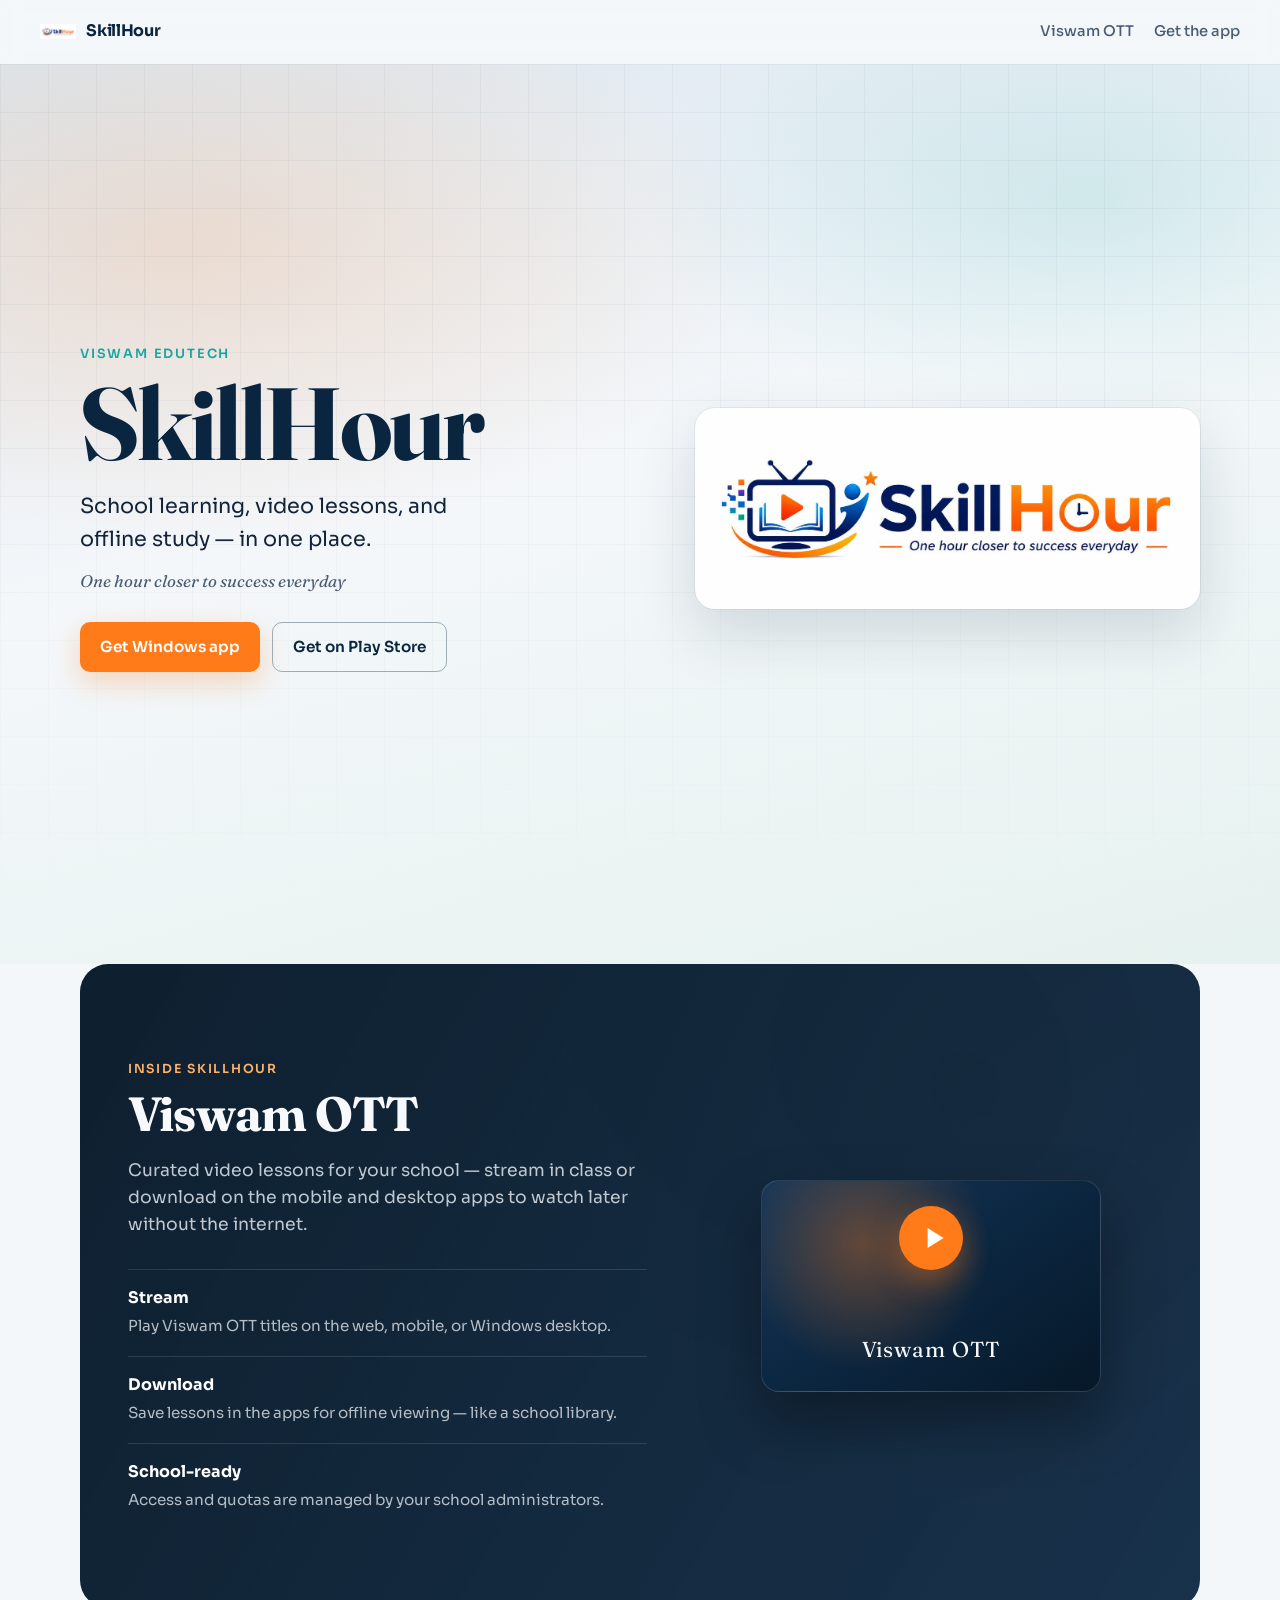
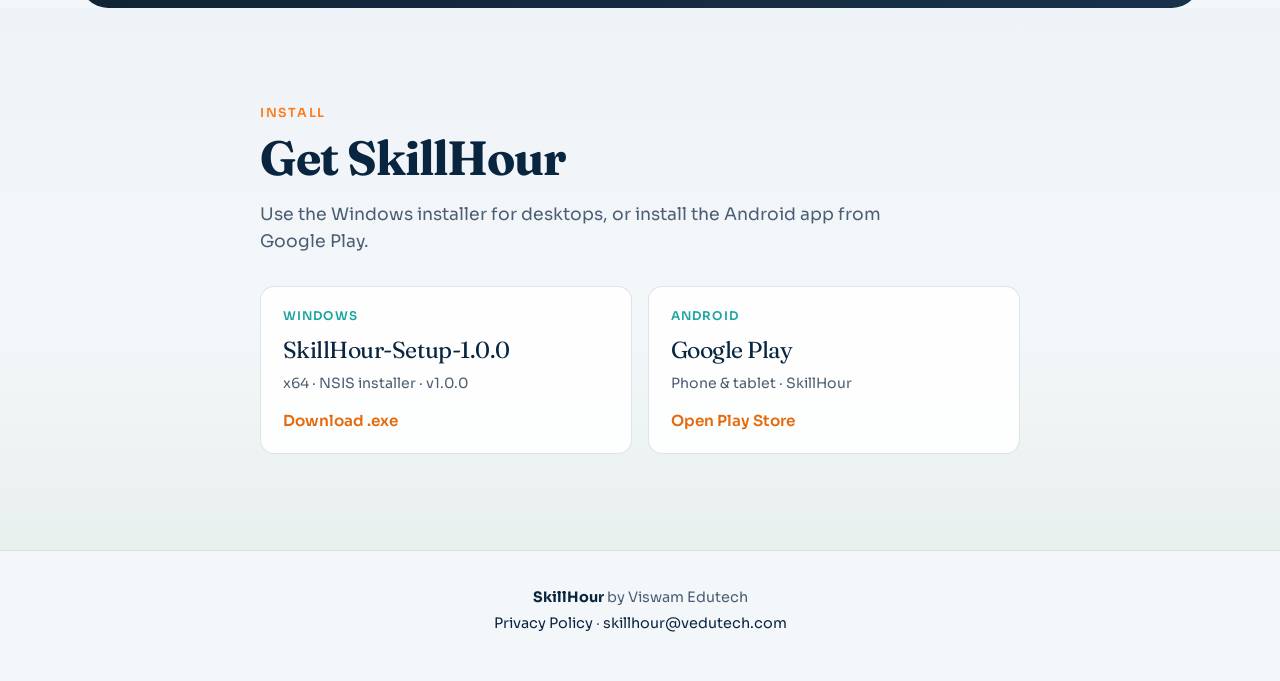
<file: index.html>
<!DOCTYPE html>
<html lang="en">
  <head>
    <meta charset="UTF-8" />
    <meta name="viewport" content="width=device-width, initial-scale=1" />
    <meta
      name="description"
      content="SkillHour by Viswam Edutech — school learning, Viswam OTT video, Windows and Android apps."
    />
    <title>SkillHour by Viswam Edutech</title>
    <link rel="icon" href="assets/skillhour.jpeg" type="image/jpeg" />
    <link rel="preconnect" href="https://fonts.googleapis.com" />
    <link rel="preconnect" href="https://fonts.gstatic.com" crossorigin />
    <link
      href="https://fonts.googleapis.com/css2?family=Fraunces:opsz,wght@9..144,560;9..144,700&family=Sora:wght@400;500;600;700&display=swap"
      rel="stylesheet"
    />
    <link rel="stylesheet" href="styles.css" />
  </head>
  <body>
    <a class="skip" href="#main">Skip to content</a>

    <header class="site-nav">
      <a class="nav-brand" href="#top" aria-label="SkillHour home">
        <img src="assets/skillhour.jpeg" alt="" width="36" height="36" />
        <span>SkillHour</span>
      </a>
      <nav aria-label="Page">
        <a href="#ott">Viswam OTT</a>
        <a href="#get">Get the app</a>
      </nav>
    </header>

    <main id="main">
      <!-- Hero: brand first, one headline, one sentence, CTAs, full-bleed visual -->
      <section class="hero" id="top" aria-labelledby="hero-brand">
        <div class="hero-backdrop" aria-hidden="true"></div>
        <div class="hero-grid">
          <div class="hero-copy">
            <p class="hero-kicker">Viswam Edutech</p>
            <h1 id="hero-brand" class="hero-brand">SkillHour</h1>
            <p class="hero-line">School learning, video lessons, and offline study — in one place.</p>
            <p class="hero-tag">One hour closer to success everyday</p>
            <div class="hero-ctas">
              <a class="btn btn-primary" href="#get">Get Windows app</a>
              <a
                class="btn btn-secondary"
                href="https://play.google.com/store/apps/details?id=com.akhilesh26.viswamlms"
                target="_blank"
                rel="noopener noreferrer"
              >
                Get on Play Store
              </a>
            </div>
          </div>
          <div class="hero-visual">
            <img
              class="hero-logo"
              src="assets/skillhour.jpeg"
              width="640"
              height="360"
              alt="SkillHour — TV, play, and learning mark with tagline"
            />
          </div>
        </div>
      </section>

      <!-- Viswam OTT: one job -->
      <section class="section ott" id="ott" aria-labelledby="ott-title">
        <div class="section-inner">
          <p class="eyebrow">Inside SkillHour</p>
          <h2 id="ott-title">Viswam OTT</h2>
          <p class="lead">
            Curated video lessons for your school — stream in class or download on the
            mobile and desktop apps to watch later without the internet.
          </p>
          <ul class="ott-points">
            <li>
              <strong>Stream</strong>
              <span>Play Viswam OTT titles on the web, mobile, or Windows desktop.</span>
            </li>
            <li>
              <strong>Download</strong>
              <span>Save lessons in the apps for offline viewing — like a school library.</span>
            </li>
            <li>
              <strong>School-ready</strong>
              <span>Access and quotas are managed by your school administrators.</span>
            </li>
          </ul>
        </div>
        <div class="ott-stage" aria-hidden="true">
          <div class="ott-screen">
            <span class="ott-play"></span>
            <p>Viswam OTT</p>
          </div>
        </div>
      </section>

      <!-- Get the app -->
      <section class="section get" id="get" aria-labelledby="get-title">
        <div class="section-inner">
          <p class="eyebrow">Install</p>
          <h2 id="get-title">Get SkillHour</h2>
          <p class="lead">
            Use the Windows installer for desktops, or install the Android app from Google Play.
          </p>

          <div class="download-row">
            <a class="download-action" id="desktop-download" href="downloads/1.0.0/SkillHour-Setup-1.0.0.exe">
              <span class="download-platform">Windows</span>
              <span class="download-name" id="desktop-name">SkillHour Setup</span>
              <span class="download-meta" id="desktop-meta">x64 · NSIS installer · v1.0.0</span>
              <span class="download-cta">Download .exe</span>
            </a>

            <a
              class="download-action"
              href="https://play.google.com/store/apps/details?id=com.akhilesh26.viswamlms"
              target="_blank"
              rel="noopener noreferrer"
            >
              <span class="download-platform">Android</span>
              <span class="download-name">Google Play</span>
              <span class="download-meta">Phone &amp; tablet · SkillHour</span>
              <span class="download-cta">Open Play Store</span>
            </a>
          </div>
        </div>
      </section>
    </main>

    <footer class="site-foot">
      <p><strong>SkillHour</strong> by Viswam Edutech</p>
      <p>
        <a href="/privacy">Privacy Policy</a>
        ·
        <a href="mailto:skillhour@vedutech.com">skillhour@vedutech.com</a>
      </p>
    </footer>

    <script src="app.js" defer></script>
  </body>
</html>
</file>
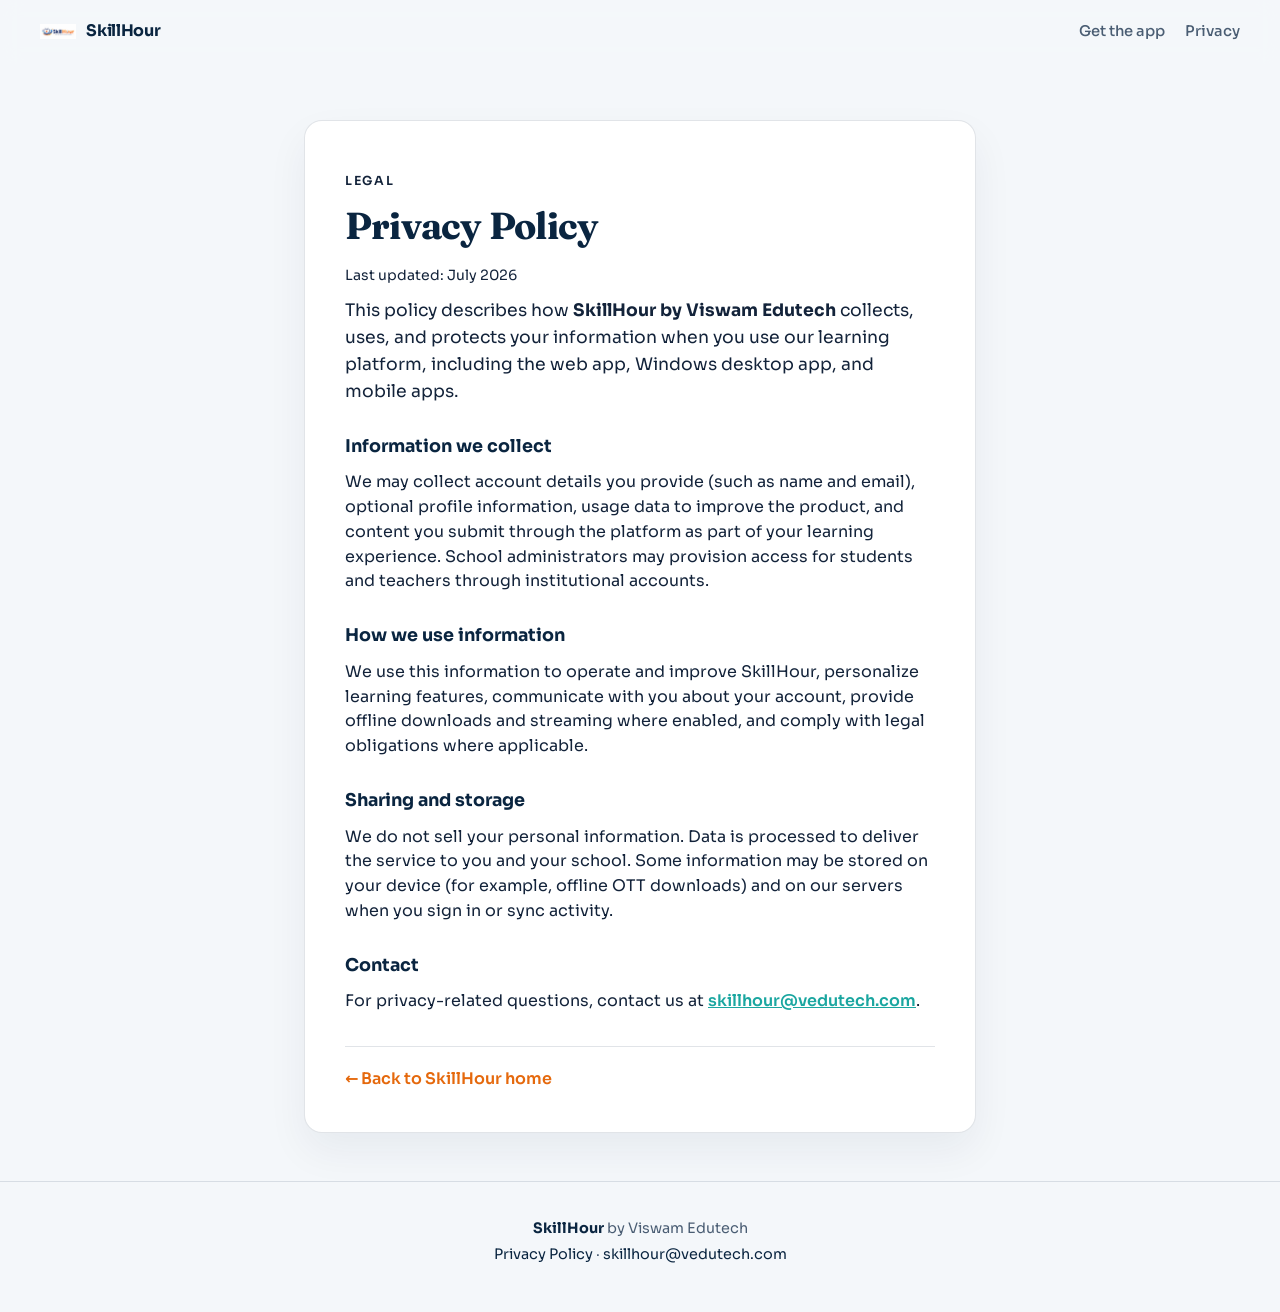
<file: privacy/index.html>
<!DOCTYPE html>
<html lang="en">
  <head>
    <meta charset="UTF-8" />
    <meta name="viewport" content="width=device-width, initial-scale=1" />
    <meta
      name="description"
      content="SkillHour by Viswam Edutech — Privacy Policy for our learning platform and apps."
    />
    <title>Privacy Policy — SkillHour by Viswam Edutech</title>
    <link rel="icon" href="/assets/skillhour.jpeg" type="image/jpeg" />
    <link rel="canonical" href="https://www.skillhour.net/privacy" />
    <link rel="preconnect" href="https://fonts.googleapis.com" />
    <link rel="preconnect" href="https://fonts.gstatic.com" crossorigin />
    <link
      href="https://fonts.googleapis.com/css2?family=Fraunces:opsz,wght@9..144,560;9..144,700&family=Sora:wght@400;500;600;700&display=swap"
      rel="stylesheet"
    />
    <link rel="stylesheet" href="/styles.css" />
  </head>
  <body>
    <a class="skip" href="#main">Skip to content</a>

    <header class="site-nav">
      <a class="nav-brand" href="/" aria-label="SkillHour home">
        <img src="/assets/skillhour.jpeg" alt="" width="36" height="36" />
        <span>SkillHour</span>
      </a>
      <nav aria-label="Page">
        <a href="/#get">Get the app</a>
        <a href="/privacy" aria-current="page">Privacy</a>
      </nav>
    </header>

    <main id="main" class="legal-page">
      <article class="legal-card">
        <p class="eyebrow">Legal</p>
        <h1>Privacy Policy</h1>
        <p class="legal-updated">Last updated: July 2026</p>
        <p class="lead">
          This policy describes how <strong>SkillHour by Viswam Edutech</strong> collects,
          uses, and protects your information when you use our learning platform, including
          the web app, Windows desktop app, and mobile apps.
        </p>

        <section>
          <h2>Information we collect</h2>
          <p>
            We may collect account details you provide (such as name and email), optional
            profile information, usage data to improve the product, and content you submit
            through the platform as part of your learning experience. School administrators
            may provision access for students and teachers through institutional accounts.
          </p>
        </section>

        <section>
          <h2>How we use information</h2>
          <p>
            We use this information to operate and improve SkillHour, personalize learning
            features, communicate with you about your account, provide offline downloads and
            streaming where enabled, and comply with legal obligations where applicable.
          </p>
        </section>

        <section>
          <h2>Sharing and storage</h2>
          <p>
            We do not sell your personal information. Data is processed to deliver the
            service to you and your school. Some information may be stored on your device
            (for example, offline OTT downloads) and on our servers when you sign in or
            sync activity.
          </p>
        </section>

        <section>
          <h2>Contact</h2>
          <p>
            For privacy-related questions, contact us at
            <a href="mailto:skillhour@vedutech.com">skillhour@vedutech.com</a>.
          </p>
        </section>

        <p class="legal-back">
          <a href="/">← Back to SkillHour home</a>
        </p>
      </article>
    </main>

    <footer class="site-foot">
      <p><strong>SkillHour</strong> by Viswam Edutech</p>
      <p>
        <a href="/privacy">Privacy Policy</a>
        ·
        <a href="mailto:skillhour@vedutech.com">skillhour@vedutech.com</a>
      </p>
    </footer>

    <script src="/app.js" defer></script>
  </body>
</html>
</file>
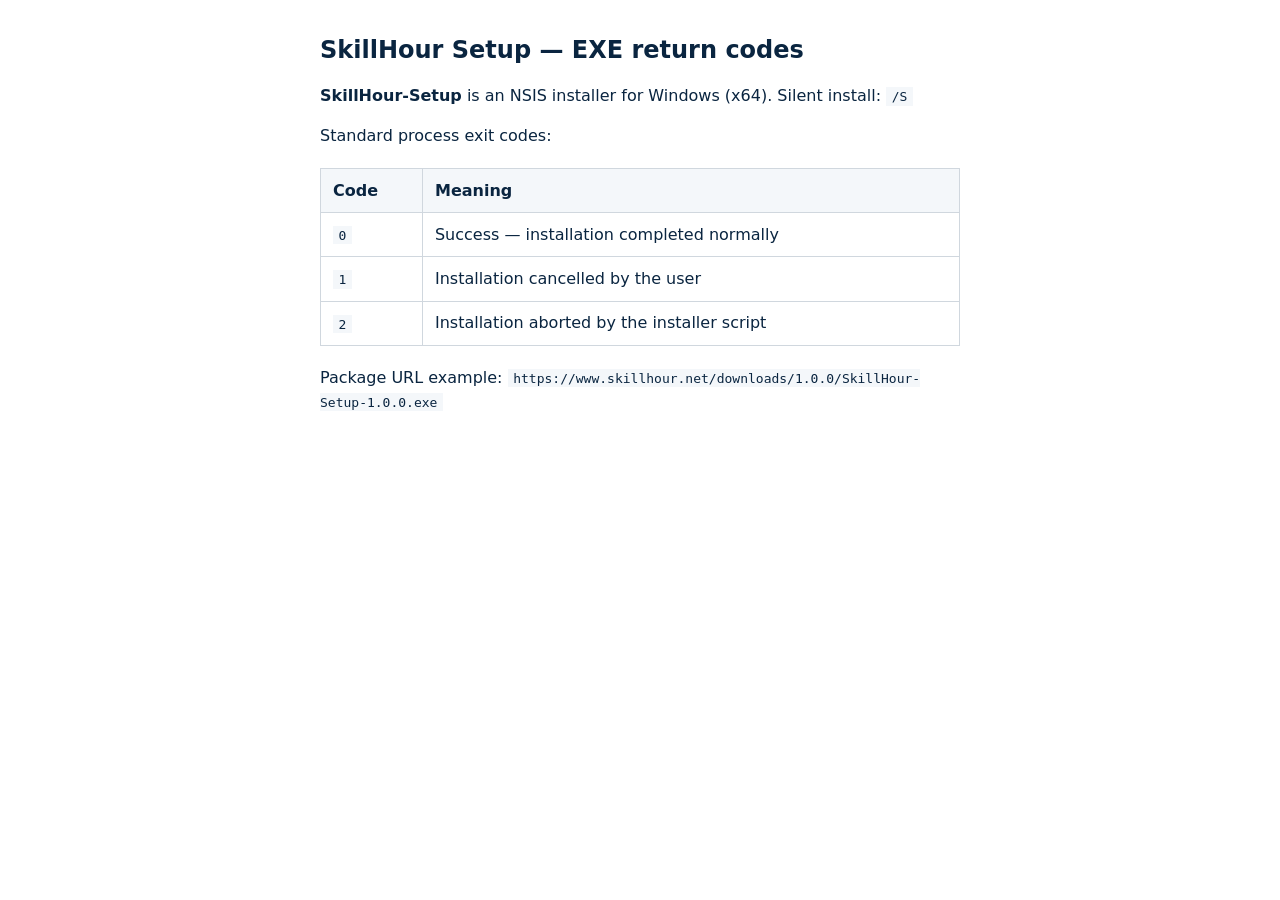
<file: installer-return-codes.html>
<!DOCTYPE html>
<html lang="en">
  <head>
    <meta charset="UTF-8" />
    <meta name="viewport" content="width=device-width, initial-scale=1" />
    <title>SkillHour installer return codes</title>
    <style>
      body {
        font-family: system-ui, sans-serif;
        max-width: 40rem;
        margin: 2rem auto;
        padding: 0 1rem;
        line-height: 1.5;
        color: #0a2540;
      }
      h1 {
        font-size: 1.5rem;
      }
      table {
        width: 100%;
        border-collapse: collapse;
        margin: 1.25rem 0;
      }
      th,
      td {
        border: 1px solid #d0d7de;
        padding: 0.6rem 0.75rem;
        text-align: left;
      }
      th {
        background: #f4f7fa;
      }
      code {
        background: #f4f7fa;
        padding: 0.1rem 0.35rem;
      }
    </style>
  </head>
  <body>
    <h1>SkillHour Setup — EXE return codes</h1>
    <p>
      <strong>SkillHour-Setup</strong> is an NSIS installer for Windows (x64).
      Silent install: <code>/S</code>
    </p>
    <p>Standard process exit codes:</p>
    <table>
      <thead>
        <tr>
          <th>Code</th>
          <th>Meaning</th>
        </tr>
      </thead>
      <tbody>
        <tr>
          <td><code>0</code></td>
          <td>Success — installation completed normally</td>
        </tr>
        <tr>
          <td><code>1</code></td>
          <td>Installation cancelled by the user</td>
        </tr>
        <tr>
          <td><code>2</code></td>
          <td>Installation aborted by the installer script</td>
        </tr>
      </tbody>
    </table>
    <p>
      Package URL example:
      <code>https://www.skillhour.net/downloads/1.0.0/SkillHour-Setup-1.0.0.exe</code>
    </p>
  </body>
</html>
</file>
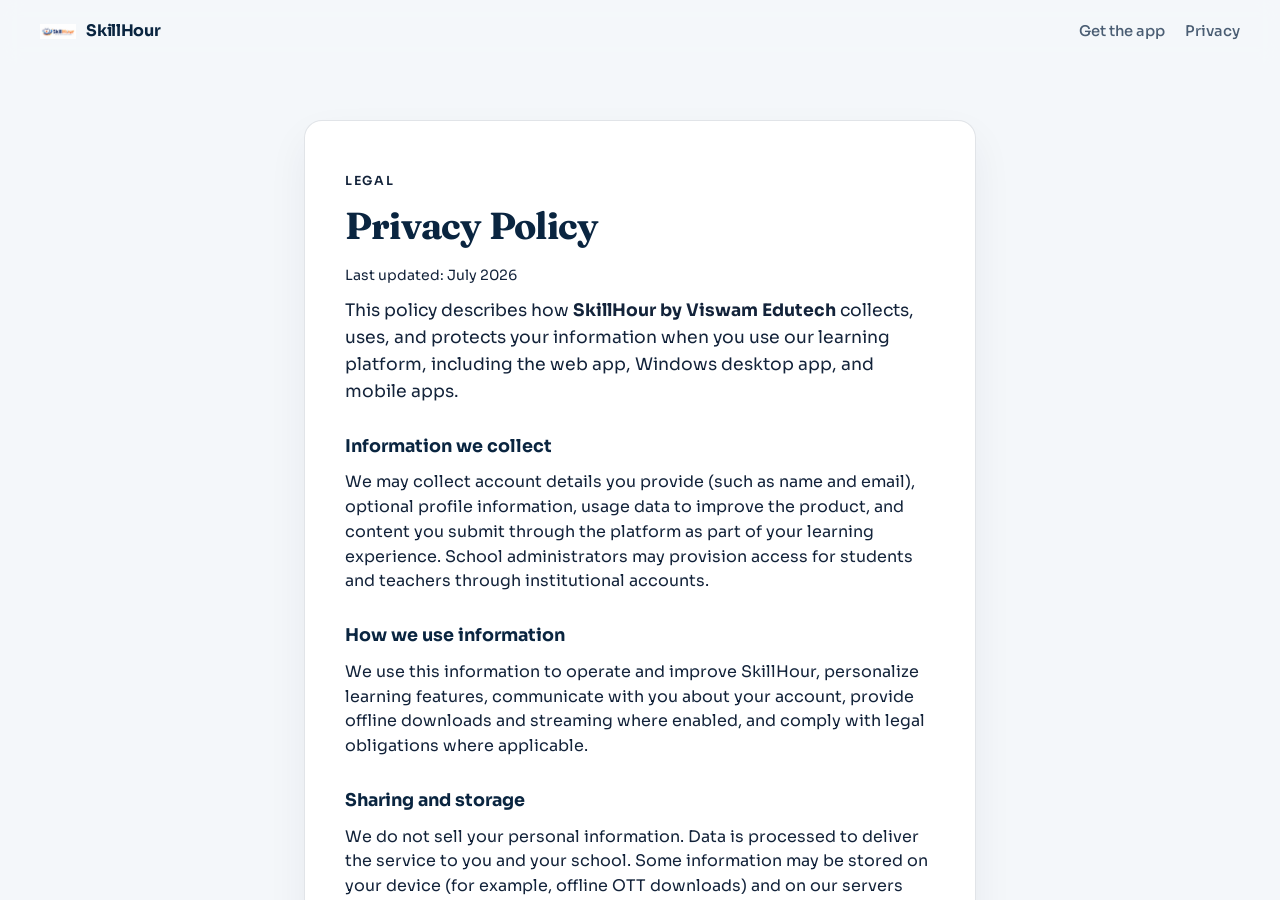
<file: privacy.html>
<!DOCTYPE html>
<html lang="en">
  <head>
    <meta charset="UTF-8" />
    <meta http-equiv="refresh" content="0; url=/privacy" />
    <link rel="canonical" href="https://www.skillhour.net/privacy" />
    <title>Redirecting to Privacy Policy…</title>
  </head>
  <body>
    <p><a href="/privacy">Privacy Policy</a></p>
  </body>
</html>
</file>
<file: styles.css>
:root {
  --navy: #0a2540;
  --navy-deep: #061828;
  --ink: #13233a;
  --muted: #4a5d73;
  --orange: #ff7a18;
  --orange-deep: #e5690d;
  --teal: #1aa6a0;
  --mist: #e8eef3;
  --paper: #f4f7fa;
  --panel: #ffffff;
  --line: rgba(10, 37, 64, 0.12);
  --radius: 14px;
  --font-display: "Fraunces", Georgia, serif;
  --font-body: "Sora", system-ui, sans-serif;
}

*,
*::before,
*::after {
  box-sizing: border-box;
}

html {
  scroll-behavior: smooth;
}

body {
  margin: 0;
  font-family: var(--font-body);
  color: var(--ink);
  background: var(--paper);
  line-height: 1.55;
  -webkit-font-smoothing: antialiased;
}

img {
  max-width: 100%;
  display: block;
}

a {
  color: inherit;
}

.skip {
  position: absolute;
  left: -999px;
  top: 0;
  background: var(--navy);
  color: #fff;
  padding: 0.6rem 1rem;
  z-index: 100;
}

.skip:focus {
  left: 0.75rem;
  top: 0.75rem;
}

/* ——— Nav ——— */
.site-nav {
  position: sticky;
  top: 0;
  z-index: 40;
  display: flex;
  align-items: center;
  justify-content: space-between;
  gap: 1rem;
  padding: 0.85rem clamp(1rem, 4vw, 2.5rem);
  background: color-mix(in srgb, var(--paper) 88%, transparent);
  backdrop-filter: blur(10px);
  border-bottom: 1px solid transparent;
  transition: border-color 0.25s ease, background 0.25s ease;
}

.site-nav.is-scrolled {
  border-bottom-color: var(--line);
  background: color-mix(in srgb, var(--paper) 94%, transparent);
}

.nav-brand {
  display: inline-flex;
  align-items: center;
  gap: 0.65rem;
  text-decoration: none;
  font-weight: 700;
  letter-spacing: -0.02em;
  color: var(--navy);
}

.nav-brand img {
  width: 36px;
  height: 36px;
  object-fit: contain;
  border-radius: 8px;
}

.site-nav nav {
  display: flex;
  gap: 1.25rem;
}

.site-nav nav a {
  text-decoration: none;
  font-size: 0.92rem;
  font-weight: 500;
  color: var(--muted);
  transition: color 0.2s ease;
}

.site-nav nav a:hover {
  color: var(--navy);
}

/* ——— Hero ——— */
.hero {
  position: relative;
  min-height: min(100vh, 920px);
  display: flex;
  align-items: center;
  overflow: hidden;
  padding: clamp(2.5rem, 6vw, 5rem) clamp(1rem, 4vw, 2.5rem) clamp(3rem, 7vw, 5.5rem);
}

.hero-backdrop {
  position: absolute;
  inset: 0;
  background:
    radial-gradient(ellipse 80% 60% at 15% 20%, rgba(255, 122, 24, 0.16), transparent 55%),
    radial-gradient(ellipse 70% 50% at 85% 15%, rgba(26, 166, 160, 0.14), transparent 50%),
    linear-gradient(165deg, #dce7f0 0%, #f4f7fa 45%, #e6f2ef 100%);
  z-index: 0;
}

.hero-backdrop::after {
  content: "";
  position: absolute;
  inset: 0;
  background-image:
    linear-gradient(rgba(10, 37, 64, 0.035) 1px, transparent 1px),
    linear-gradient(90deg, rgba(10, 37, 64, 0.035) 1px, transparent 1px);
  background-size: 48px 48px;
  mask-image: linear-gradient(180deg, #000 40%, transparent 95%);
  animation: grid-drift 28s linear infinite;
}

@keyframes grid-drift {
  from {
    background-position: 0 0, 0 0;
  }
  to {
    background-position: 48px 24px, 24px 48px;
  }
}

.hero-grid {
  position: relative;
  z-index: 1;
  width: min(1120px, 100%);
  margin: 0 auto;
  display: grid;
  grid-template-columns: 1.05fr 0.95fr;
  gap: clamp(1.5rem, 5vw, 3.5rem);
  align-items: center;
}

.hero-kicker {
  margin: 0 0 0.6rem;
  font-size: 0.8rem;
  font-weight: 600;
  letter-spacing: 0.14em;
  text-transform: uppercase;
  color: var(--teal);
  opacity: 0;
  animation: rise 0.7s ease 0.1s forwards;
}

.hero-brand {
  margin: 0;
  font-family: var(--font-display);
  font-size: clamp(3.4rem, 9vw, 6.4rem);
  font-weight: 700;
  line-height: 0.95;
  letter-spacing: -0.03em;
  color: var(--navy);
  opacity: 0;
  animation: rise 0.8s ease 0.18s forwards;
}

.hero-line {
  margin: 1.15rem 0 0;
  max-width: 28ch;
  font-size: clamp(1.05rem, 2.2vw, 1.3rem);
  color: var(--ink);
  opacity: 0;
  animation: rise 0.8s ease 0.28s forwards;
}

.hero-tag {
  margin: 0.85rem 0 0;
  font-family: var(--font-display);
  font-style: italic;
  font-size: 1.05rem;
  color: var(--muted);
  opacity: 0;
  animation: rise 0.8s ease 0.36s forwards;
}

.hero-ctas {
  display: flex;
  flex-wrap: wrap;
  gap: 0.75rem;
  margin-top: 1.75rem;
  opacity: 0;
  animation: rise 0.8s ease 0.44s forwards;
}

@keyframes rise {
  from {
    opacity: 0;
    transform: translateY(18px);
  }
  to {
    opacity: 1;
    transform: translateY(0);
  }
}

.btn {
  display: inline-flex;
  align-items: center;
  justify-content: center;
  min-height: 48px;
  padding: 0.75rem 1.25rem;
  border-radius: 10px;
  font-weight: 600;
  font-size: 0.95rem;
  text-decoration: none;
  transition: transform 0.2s ease, background 0.2s ease, color 0.2s ease, box-shadow 0.2s ease;
}

.btn:hover {
  transform: translateY(-1px);
}

.btn-primary {
  background: var(--orange);
  color: #fff;
  box-shadow: 0 10px 28px rgba(255, 122, 24, 0.28);
}

.btn-primary:hover {
  background: var(--orange-deep);
}

.btn-secondary {
  background: transparent;
  color: var(--navy);
  border: 1.5px solid color-mix(in srgb, var(--navy) 35%, transparent);
}

.btn-secondary:hover {
  border-color: var(--navy);
  background: rgba(10, 37, 64, 0.04);
}

.hero-visual {
  display: flex;
  justify-content: center;
  opacity: 0;
  animation: rise 1s ease 0.3s forwards;
}

.hero-logo {
  width: min(100%, 520px);
  height: auto;
  border-radius: 20px;
  background: #fff;
  box-shadow:
    0 0 0 1px rgba(10, 37, 64, 0.06),
    0 24px 60px rgba(10, 37, 64, 0.14);
  animation: float-soft 7s ease-in-out infinite;
}

@keyframes float-soft {
  0%,
  100% {
    transform: translateY(0);
  }
  50% {
    transform: translateY(-10px);
  }
}

/* ——— Sections ——— */
.section {
  padding: clamp(3.5rem, 8vw, 6rem) clamp(1rem, 4vw, 2.5rem);
}

.section-inner {
  width: min(760px, 100%);
  margin: 0 auto;
}

.eyebrow {
  margin: 0 0 0.55rem;
  font-size: 0.78rem;
  font-weight: 600;
  letter-spacing: 0.14em;
  text-transform: uppercase;
  color: var(--orange);
}

.section h2 {
  margin: 0;
  font-family: var(--font-display);
  font-size: clamp(2rem, 4.5vw, 3rem);
  line-height: 1.1;
  letter-spacing: -0.02em;
  color: var(--navy);
}

.lead {
  margin: 1rem 0 0;
  font-size: 1.08rem;
  color: var(--muted);
  max-width: 52ch;
}

/* ——— OTT ——— */
.ott {
  display: grid;
  grid-template-columns: 1fr 0.85fr;
  gap: clamp(2rem, 5vw, 4rem);
  align-items: center;
  max-width: 1120px;
  margin: 0 auto;
  background:
    linear-gradient(120deg, rgba(6, 24, 40, 0.97), rgba(10, 37, 64, 0.94)),
    radial-gradient(circle at 80% 20%, rgba(255, 122, 24, 0.35), transparent 40%);
  border-radius: clamp(0px, 3vw, 28px);
  color: #f4f7fb;
  padding-inline: clamp(1.25rem, 4vw, 3rem);
}

.ott .section-inner {
  margin: 0;
  width: auto;
}

.ott .eyebrow {
  color: #ffb36a;
}

.ott h2,
.ott .lead {
  color: #f7f9fc;
}

.ott .lead {
  color: rgba(244, 247, 251, 0.78);
}

.ott-points {
  list-style: none;
  margin: 2rem 0 0;
  padding: 0;
  display: grid;
  gap: 1.15rem;
}

.ott-points li {
  display: grid;
  gap: 0.2rem;
  padding-top: 1rem;
  border-top: 1px solid rgba(255, 255, 255, 0.12);
}

.ott-points strong {
  font-size: 1rem;
  color: #fff;
}

.ott-points span {
  color: rgba(244, 247, 251, 0.72);
  font-size: 0.95rem;
}

.ott-stage {
  display: flex;
  justify-content: center;
  align-items: center;
  min-height: 240px;
}

.ott-screen {
  width: min(100%, 340px);
  aspect-ratio: 16 / 10;
  border-radius: 18px;
  background:
    radial-gradient(circle at 30% 30%, rgba(255, 122, 24, 0.35), transparent 45%),
    linear-gradient(145deg, #123559, #061828);
  border: 1px solid rgba(255, 255, 255, 0.12);
  display: grid;
  place-items: center;
  gap: 0.75rem;
  box-shadow: 0 30px 60px rgba(0, 0, 0, 0.35);
  animation: float-soft 8s ease-in-out infinite;
}

.ott-play {
  width: 64px;
  height: 64px;
  border-radius: 50%;
  background: var(--orange);
  position: relative;
  box-shadow: 0 12px 30px rgba(255, 122, 24, 0.4);
}

.ott-play::after {
  content: "";
  position: absolute;
  left: 54%;
  top: 50%;
  transform: translate(-40%, -50%);
  border-style: solid;
  border-width: 10px 0 10px 16px;
  border-color: transparent transparent transparent #fff;
}

.ott-screen p {
  margin: 0;
  font-family: var(--font-display);
  font-size: 1.35rem;
  letter-spacing: 0.04em;
}

/* ——— Downloads ——— */
.get {
  background:
    linear-gradient(180deg, #eef3f7 0%, var(--paper) 55%, #e8f0ee 100%);
}

.download-row {
  display: grid;
  grid-template-columns: repeat(2, minmax(0, 1fr));
  gap: 1rem;
  margin-top: 2rem;
  max-width: 760px;
}

.download-action {
  display: grid;
  gap: 0.35rem;
  padding: 1.25rem 1.35rem;
  text-decoration: none;
  border: 1px solid var(--line);
  border-radius: var(--radius);
  background: color-mix(in srgb, var(--panel) 88%, transparent);
  transition: border-color 0.2s ease, transform 0.2s ease, background 0.2s ease;
}

.download-action:hover {
  border-color: color-mix(in srgb, var(--orange) 55%, var(--line));
  background: #fff;
  transform: translateY(-2px);
}

.download-platform {
  font-size: 0.75rem;
  font-weight: 600;
  letter-spacing: 0.1em;
  text-transform: uppercase;
  color: var(--teal);
}

.download-name {
  font-family: var(--font-display);
  font-size: 1.45rem;
  color: var(--navy);
  letter-spacing: -0.02em;
}

.download-meta {
  font-size: 0.88rem;
  color: var(--muted);
}

.download-cta {
  margin-top: 0.55rem;
  font-weight: 600;
  color: var(--orange-deep);
  font-size: 0.95rem;
}

/* ——— Footer ——— */
.site-foot {
  padding: 2rem clamp(1rem, 4vw, 2.5rem) 2.75rem;
  border-top: 1px solid var(--line);
  text-align: center;
  color: var(--muted);
  font-size: 0.9rem;
}

.site-foot p {
  margin: 0.2rem 0;
}

.site-foot strong {
  color: var(--navy);
}

.site-foot a {
  color: var(--navy);
  text-decoration: none;
}

.site-foot a:hover {
  text-decoration: underline;
}

/* ——— Legal pages ——— */
.legal-page {
  padding: clamp(2rem, 5vw, 3.5rem) clamp(1rem, 4vw, 2.5rem) 3rem;
}

.legal-card {
  max-width: 42rem;
  margin: 0 auto;
  padding: clamp(1.5rem, 4vw, 2.5rem);
  background: var(--panel);
  border: 1px solid var(--line);
  border-radius: calc(var(--radius) + 4px);
  box-shadow: 0 18px 40px rgba(10, 37, 64, 0.06);
}

.legal-card h1 {
  margin: 0.35rem 0 0.5rem;
  font-family: var(--font-display);
  font-size: clamp(1.85rem, 4vw, 2.35rem);
  color: var(--navy);
  letter-spacing: -0.02em;
}

.legal-card h2 {
  margin: 1.75rem 0 0.5rem;
  font-size: 1.1rem;
  color: var(--navy);
}

.legal-card p {
  margin: 0.65rem 0 0;
  color: var(--ink);
}

.legal-card a {
  color: var(--teal);
  font-weight: 600;
}

.legal-updated {
  font-size: 0.88rem;
  color: var(--muted);
}

.legal-back {
  margin-top: 2rem !important;
  padding-top: 1.25rem;
  border-top: 1px solid var(--line);
}

.legal-back a {
  font-weight: 600;
  text-decoration: none;
  color: var(--orange-deep);
}

.legal-back a:hover {
  text-decoration: underline;
}

/* ——— Motion reduce ——— */
@media (prefers-reduced-motion: reduce) {
  html {
    scroll-behavior: auto;
  }

  .hero-kicker,
  .hero-brand,
  .hero-line,
  .hero-tag,
  .hero-ctas,
  .hero-visual,
  .hero-logo,
  .ott-screen,
  .hero-backdrop::after {
    animation: none !important;
    opacity: 1 !important;
    transform: none !important;
  }
}

/* ——— Responsive ——— */
@media (max-width: 900px) {
  .hero-grid,
  .ott {
    grid-template-columns: 1fr;
  }

  .hero {
    min-height: auto;
    padding-top: 2rem;
  }

  .hero-visual {
    order: -1;
  }

  .hero-logo {
    width: min(100%, 380px);
  }

  .ott-stage {
    min-height: 180px;
  }

  .download-row {
    grid-template-columns: 1fr;
  }
}

@media (max-width: 520px) {
  .site-nav nav {
    gap: 0.85rem;
  }

  .site-nav nav a {
    font-size: 0.85rem;
  }

  .hero-ctas {
    flex-direction: column;
    align-items: stretch;
  }

  .btn {
    width: 100%;
  }
}
</file>
